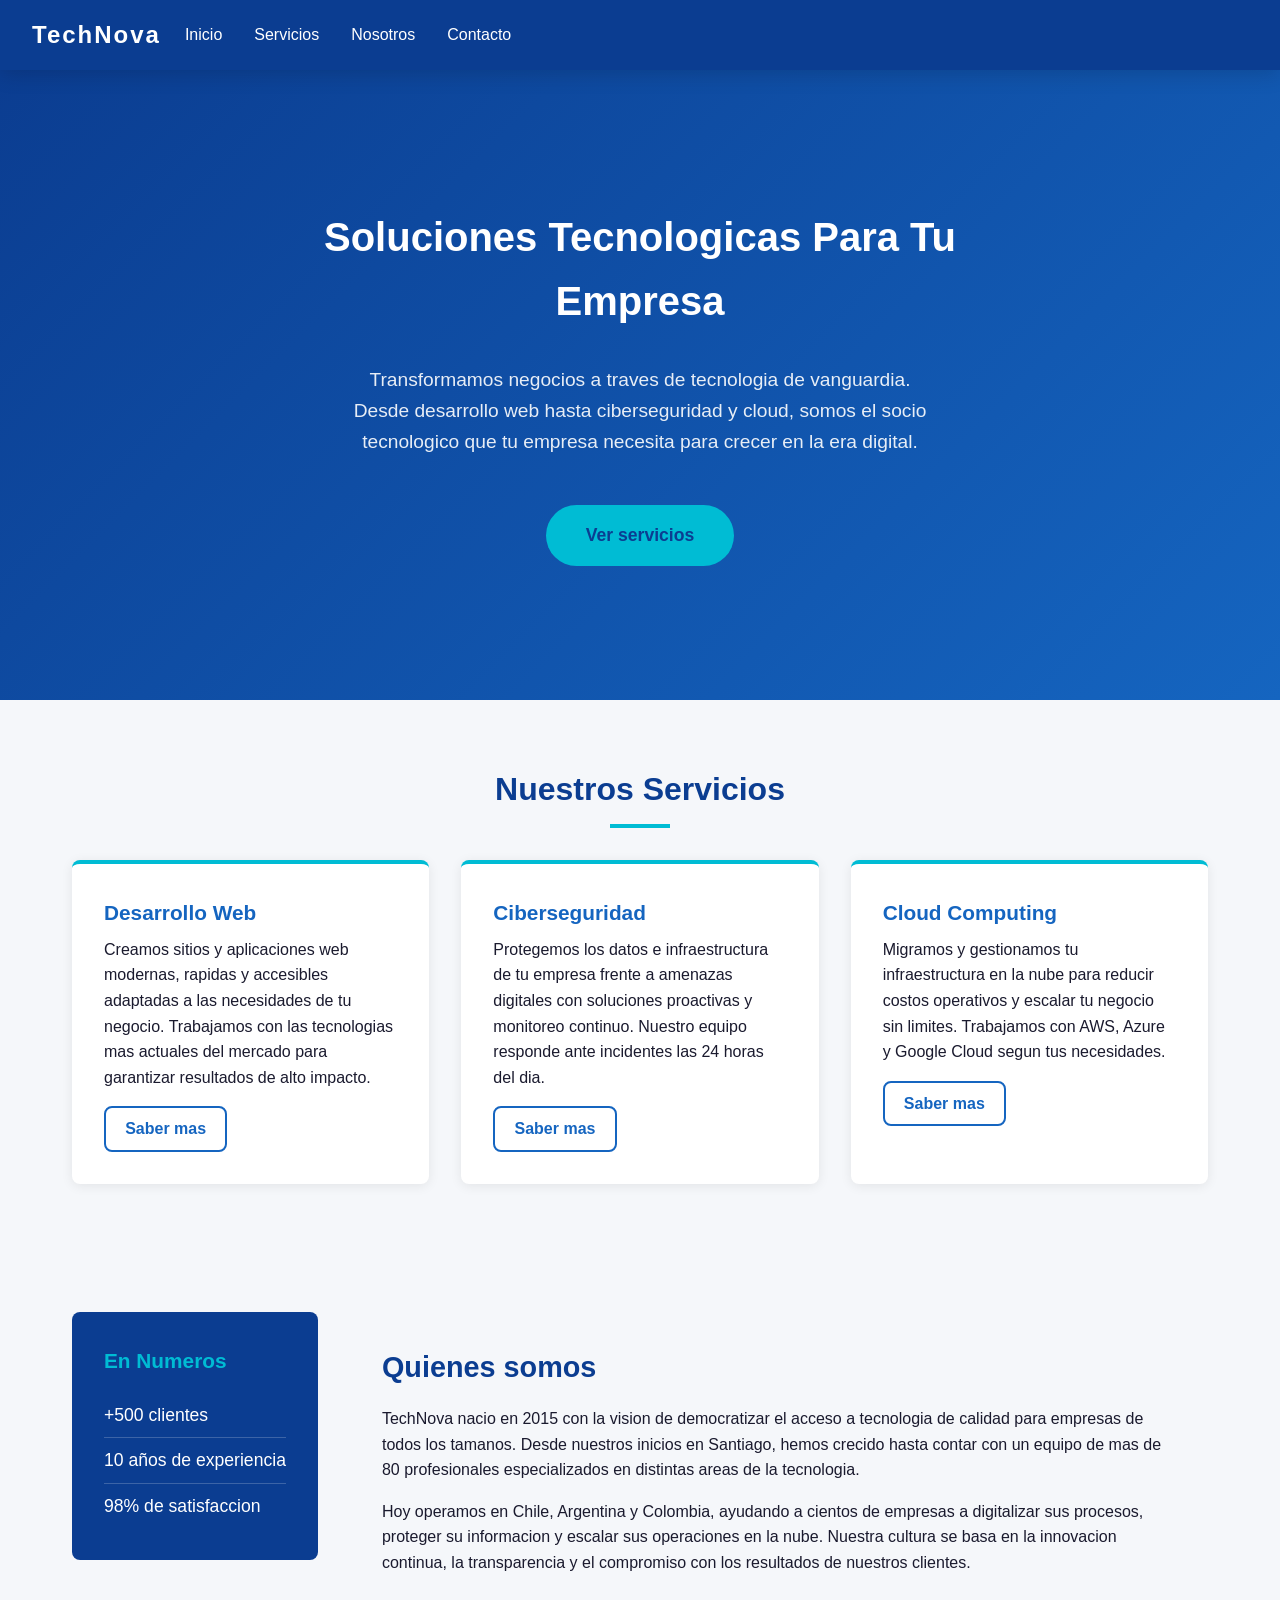
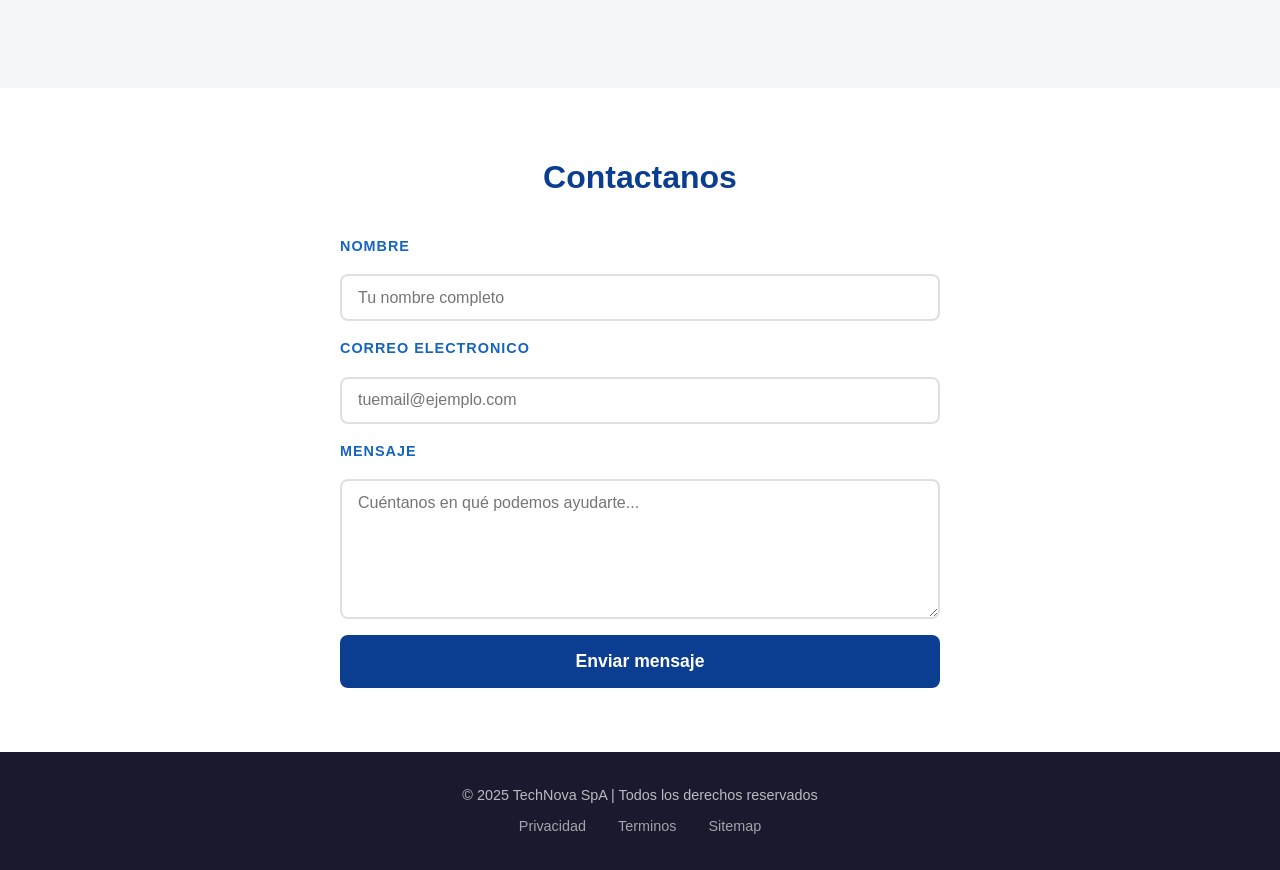
<file: index.html>
<!DOCTYPE html>
<html lang="es">
<head>
  <meta charset="UTF-8" />
  <meta name="viewport" content="width=device-width, initial-scale=1.0" />
  <title>TechNova tecnologia que funciona </title>
  <link rel="icon" type="image/x-icon" href="favicon.ico">
  <link rel="stylesheet" href="css/style4.css" />
</head>
<body>
    
  <!-- SECCION: HEADER -->
  <header id="site-header">
    <div class="logo">TechNova</div>

    <!--  Menu hamburguesa (solo CSS) -->
    <input type="checkbox" id="menu-toggle" class="menu-toggle" />
    <label for="menu-toggle" class="hamburguesa">&#9776;</label>

    <nav id="main-nav">
      <ul>
        <li><a href="#inicio">Inicio</a></li>
        <li><a href="#servicios">Servicios</a></li>
        <li><a href="#nosotros">Nosotros</a></li>
        <li><a href="#contacto">Contacto</a></li>
      </ul>
    </nav>
  </header>

  <main>

    <!-- SECCION: HERO -->
    <section id="inicio" class="hero">
      <h1>Soluciones Tecnologicas Para Tu Empresa</h1>
      <p>
        Transformamos negocios a traves de tecnologia de vanguardia. Desde
        desarrollo web hasta ciberseguridad y cloud, somos el socio tecnologico
        que tu empresa necesita para crecer en la era digital.
      </p>
      <a href="#servicios" class="btn-cta">Ver servicios</a>
    </section>

    <!-- SECCION: SERVICIOS -->
    <section id="servicios">
      <h2>Nuestros Servicios</h2>
      <div class="servicios-grid">

        <article class="servicio-card">
          <h3>Desarrollo Web</h3>
          <p>
            Creamos sitios y aplicaciones web modernas, rapidas y accesibles
            adaptadas a las necesidades de tu negocio. Trabajamos con las
            tecnologias mas actuales del mercado para garantizar resultados
            de alto impacto.
          </p>
          <a href="#" class="btn-secundario">Saber mas</a>
        </article>

        <article class="servicio-card">
          <h3>Ciberseguridad</h3>
          <p>
            Protegemos los datos e infraestructura de tu empresa frente a
            amenazas digitales con soluciones proactivas y monitoreo continuo.
            Nuestro equipo responde ante incidentes las 24 horas del dia.
          </p>
          <a href="#" class="btn-secundario">Saber mas</a>
        </article>

        <article class="servicio-card">
          <h3>Cloud Computing</h3>
          <p>
            Migramos y gestionamos tu infraestructura en la nube para reducir
            costos operativos y escalar tu negocio sin limites. Trabajamos con
            AWS, Azure y Google Cloud segun tus necesidades.
          </p>
          <a href="#" class="btn-secundario">Saber mas</a>
        </article>

      </div>
    </section>

    <!-- SECCION: ASIDE + NOSOTROS -->
    <div class="fila-mixta">

      <aside id="stats">
        <h2>En Numeros</h2>
        <ul>
          <li>+500 clientes</li>
          <li>10 años de experiencia</li>
          <li>98% de satisfaccion</li>
        </ul>
      </aside>

      <section id="nosotros">
        <h2>Quienes somos</h2>
        <p>
          TechNova nacio en 2015 con la vision de democratizar el acceso a
          tecnologia de calidad para empresas de todos los tamanos. Desde
          nuestros inicios en Santiago, hemos crecido hasta contar con un
          equipo de mas de 80 profesionales especializados en distintas
          areas de la tecnologia.
        </p>
        <p>
          Hoy operamos en Chile, Argentina y Colombia, ayudando a cientos
          de empresas a digitalizar sus procesos, proteger su informacion y
          escalar sus operaciones en la nube. Nuestra cultura se basa en
          la innovacion continua, la transparencia y el compromiso con los
          resultados de nuestros clientes.
        </p>
      </section>

    </div>

    <!-- SECCION: CONTACTO -->
    <section id="contacto">
      <h2>Contactanos</h2>
      <form id="form-contacto">

        <label for="nombre">Nombre</label>
        <input type="text" id="nombre" name="nombre" placeholder="Tu nombre completo" />

        <label for="correo">Correo electronico</label>
        <input type="email" id="correo" name="correo" placeholder="tuemail@ejemplo.com" />

        <label for="mensaje">Mensaje</label>
        <textarea id="mensaje" name="mensaje" placeholder="Cuéntanos en qué podemos ayudarte..."></textarea>

        <button type="submit">Enviar mensaje</button>

      </form>
    </section>

  </main>

  <!-- SECCION: FOOTER -->
  <footer id="site-footer">
    <p>&copy; 2025 TechNova SpA | Todos los derechos reservados</p>
    <nav class="footer-nav">
      <a href="#">Privacidad</a>
      <a href="#">Terminos</a>
      <a href="#">Sitemap</a>
    </nav>
  </footer>

</body>
</html>
</file>
<file: css/style4.css>
/* ============================================================
   TechNova — Hoja de estilos principal
   Estructura: Variables → Reset → Base → Componentes → Responsive
   ============================================================ */

/* ── Variables CSS ─────────────────────────────────────────── */
:root {
  /* Colores */
  --color-primario:    #0B3D91;
  --color-secundario:  #1565C0;
  --color-acento:      #00BCD4;
  --color-texto:       #1A1A2E;
  --color-texto-claro: #FFFFFF;
  --color-fondo:       #F5F7FA;
  --color-tarjeta:     #FFFFFF;

  /* Tipografia */
  --fuente-principal: 'Segoe UI', Arial, sans-serif;
  --fuente-mono:      'Courier New', monospace;
  --tamano-base:      1rem;

  /* Espaciado */
  --espacio-sm: 0.5rem;
  --espacio-md: 1rem;
  --espacio-lg: 2rem;
  --espacio-xl: 4rem;

  /* Decoracion */
  --radio-borde:  8px;
  --sombra-suave: 0 2px 12px rgba(0, 0, 0, 0.08);
  --sombra-media: 0 4px 20px rgba(0, 0, 0, 0.15);
  --transicion:   all 0.3s ease;
}

/* ── Reset ─────────────────────────────────────────────────── */
* {
  box-sizing: border-box;
  margin: 0;
  padding: 0;
}

/* ── Base ──────────────────────────────────────────────────── */
body {
  font-family: var(--fuente-principal);
  background: var(--color-fondo);
  color: var(--color-texto);
  line-height: 1.6;
}

img {
  max-width: 100%;
  display: block;
}

a {
  text-decoration: none;
  color: inherit;
}

/* ── Header ────────────────────────────────────────────────── */
#site-header {
  background: var(--color-primario);
  padding: var(--espacio-md) var(--espacio-lg);
  position: sticky;
  top: 0;
  z-index: 100;
  box-shadow: var(--sombra-media);
  display: flex;
  justify-content: space-between;
  align-items: center;
}

.logo {
  color: var(--color-texto-claro);
  font-size: 1.5rem;
  font-weight: bold;
  letter-spacing: 2px;
}

/* Menu hamburguesa — truco checkbox */
.menu-toggle {
  display: none;
}

.hamburguesa {
  display: none;
  color: var(--color-texto-claro);
  font-size: 1.8rem;
  cursor: pointer;
  line-height: 1;
}

/* Nav */
#main-nav ul {
  list-style: none;
  display: flex;
  gap: var(--espacio-lg);
}

#main-nav a {
  color: var(--color-texto-claro);
  font-weight: 500;
  padding: var(--espacio-sm);
  border-radius: var(--radio-borde);
  transition: var(--transicion);
}

#main-nav a:hover {
  background: var(--color-acento);
  color: var(--color-primario);
}

#main-nav a:focus {
  outline: 2px solid var(--color-acento);
  outline-offset: 2px;
}

/* ── Hero ──────────────────────────────────────────────────── */
#inicio.hero {
  background: linear-gradient(135deg, var(--color-primario), var(--color-secundario));
  color: var(--color-texto-claro);
  text-align: center;
  padding: var(--espacio-xl) var(--espacio-lg);
  min-height: 70vh;
  display: flex;
  flex-direction: column;
  justify-content: center;
  align-items: center;
  gap: var(--espacio-md);
}

#inicio.hero h1 {
  font-size: clamp(2rem, 5vw, 3.5rem);
  margin-bottom: var(--espacio-md);
  max-width: 700px;
}

#inicio.hero p {
  font-size: 1.2rem;
  max-width: 600px;
  opacity: 0.9;
  margin-bottom: var(--espacio-lg);
}

.btn-cta {
  background: var(--color-acento);
  color: var(--color-primario);
  padding: 1rem 2.5rem;
  border-radius: 50px;
  font-weight: bold;
  font-size: 1.1rem;
  transition: var(--transicion);
  display: inline-block;
}

.btn-cta:hover {
  transform: translateY(-3px);
  box-shadow: var(--sombra-media);
}

/* ── Servicios ─────────────────────────────────────────────── */
#servicios {
  padding: var(--espacio-xl) var(--espacio-lg);
  max-width: 1100px;
  margin: 0 auto;
}

#servicios h2 {
  text-align: center;
  color: var(--color-primario);
  font-size: 2rem;
  margin-bottom: var(--espacio-lg);
  position: relative;
}

/* Linea decorativa debajo del titulo */
#servicios h2::after {
  content: '';
  display: block;
  width: 60px;
  height: 4px;
  background: var(--color-acento);
  margin: 0.5rem auto 0;
}

.servicios-grid {
  display: grid;
  grid-template-columns: repeat(3, 1fr);
  gap: var(--espacio-lg);
}

.servicio-card {
  background: var(--color-tarjeta);
  padding: var(--espacio-lg);
  border-radius: var(--radio-borde);
  box-shadow: var(--sombra-suave);
  transition: var(--transicion);
  border-top: 4px solid var(--color-acento);
}

.servicio-card:hover {
  transform: translateY(-5px);
  box-shadow: var(--sombra-media);
}

.servicio-card h3 {
  color: var(--color-secundario);
  margin-bottom: var(--espacio-sm);
  font-size: 1.3rem;
}

.btn-secundario {
  display: inline-block;
  margin-top: var(--espacio-md);
  color: var(--color-secundario);
  border: 2px solid var(--color-secundario);
  padding: 0.5rem 1.2rem;
  border-radius: var(--radio-borde);
  font-weight: 600;
  transition: var(--transicion);
}

.btn-secundario:hover {
  background: var(--color-secundario);
  color: var(--color-texto-claro);
}

/* ── Fila mixta: aside + nosotros ──────────────────────────── */
.fila-mixta {
  display: flex;
  gap: var(--espacio-lg);
  padding: var(--espacio-xl) var(--espacio-lg);
  max-width: 1100px;
  margin: 0 auto;
  align-items: flex-start;
}

#stats {
  background: var(--color-primario);
  color: var(--color-texto-claro);
  padding: var(--espacio-lg);
  border-radius: var(--radio-borde);
  min-width: 220px;
}

#stats h2 {
  font-size: 1.3rem;
  margin-bottom: var(--espacio-md);
  color: var(--color-acento);
}

#stats ul {
  list-style: none;
}

#stats li {
  padding: var(--espacio-sm) 0;
  border-bottom: 1px solid rgba(255, 255, 255, 0.2);
  font-size: 1.1rem;
}

#stats li:last-child {
  border-bottom: none;
}

#nosotros {
  flex: 1;
  padding: var(--espacio-lg);
}

#nosotros h2 {
  color: var(--color-primario);
  font-size: 1.8rem;
  margin-bottom: var(--espacio-md);
}

#nosotros p {
  margin-bottom: var(--espacio-md);
}

/* ── Contacto ──────────────────────────────────────────────── */
#contacto {
  background: var(--color-tarjeta);
  padding: var(--espacio-xl) var(--espacio-lg);
  text-align: center;
}

#contacto h2 {
  color: var(--color-primario);
  font-size: 2rem;
  margin-bottom: var(--espacio-lg);
}

#form-contacto {
  max-width: 600px;
  margin: 0 auto;
  display: flex;
  flex-direction: column;
  gap: var(--espacio-md);
}

#form-contacto label {
  text-align: left;
  font-weight: 600;
  color: var(--color-secundario);
  font-size: 0.9rem;
  text-transform: uppercase;
  letter-spacing: 1px;
}

#form-contacto input,
#form-contacto textarea {
  width: 100%;
  padding: 0.8rem var(--espacio-md);
  border: 2px solid #E0E0E0;
  border-radius: var(--radio-borde);
  font-family: var(--fuente-principal);
  font-size: 1rem;
  transition: var(--transicion);
}

input:focus,
textarea:focus {
  border-color: var(--color-acento);
  outline: none;
  box-shadow: 0 0 0 3px rgba(0, 188, 212, 0.2);
}

textarea {
  min-height: 140px;
  resize: vertical;
}

button[type="submit"] {
  background: var(--color-primario);
  color: var(--color-texto-claro);
  padding: 1rem;
  border: none;
  border-radius: var(--radio-borde);
  font-size: 1.1rem;
  font-weight: bold;
  cursor: pointer;
  transition: var(--transicion);
}

button[type="submit"]:hover {
  background: var(--color-secundario);
  transform: translateY(-2px);
}

/* ── Footer ────────────────────────────────────────────────── */
#site-footer {
  background: var(--color-texto);
  color: rgba(255, 255, 255, 0.7);
  text-align: center;
  padding: var(--espacio-lg);
  font-size: 0.9rem;
}

.footer-nav {
  display: flex;
  justify-content: center;
  gap: var(--espacio-lg);
  margin-top: var(--espacio-sm);
}

.footer-nav a {
  color: rgba(255, 255, 255, 0.6);
  transition: var(--transicion);
}

.footer-nav a:hover {
  color: var(--color-acento);
}

/* ============================================================
   RESPONSIVE — Mobile First
   ============================================================ */

/* ── Base movil (0px) ─────────────────────────────────────── */
#site-header {
  flex-direction: column;
  gap: var(--espacio-md);
  text-align: center;
  position: static;
}

/* Mostrar hamburguesa en movil */
.hamburguesa {
  display: block;
  position: absolute;
  right: var(--espacio-lg);
  top: var(--espacio-md);
}

/* Nav oculto por defecto en movil */
#main-nav {
  display: none;
  width: 100%;
}

/* Nav visible cuando el checkbox esta activo */
.menu-toggle:checked ~ #main-nav {
  display: block;
}

#main-nav ul {
  flex-direction: column;
  align-items: center;
  gap: 0.5rem;
}

.servicios-grid {
  grid-template-columns: 1fr;
}

.fila-mixta {
  flex-direction: column;
}

#inicio.hero {
  min-height: 50vh;
  padding: var(--espacio-lg) var(--espacio-md);
}

#inicio.hero h1 {
  font-size: 1.8rem;
}

/* ── Tablet (600px) ───────────────────────────────────────── */
@media (min-width: 600px) {
  #site-header {
    flex-direction: row;
    position: sticky;
    text-align: left;
  }

  .hamburguesa {
    display: none;
  }

  #main-nav {
    display: block;
  }

  #main-nav ul {
    flex-direction: row;
    gap: var(--espacio-md);
  }

  .servicios-grid {
    grid-template-columns: repeat(2, 1fr);
  }

  #inicio.hero h1 {
    font-size: 2.5rem;
  }
}

/* ── Desktop (900px) ──────────────────────────────────────── */
@media (min-width: 900px) {
  .servicios-grid {
    grid-template-columns: repeat(3, 1fr);
  }

  .fila-mixta {
    flex-direction: row;
  }

  #inicio.hero {
    min-height: 70vh;
  }
}

/* ── Wide (1200px) ────────────────────────────────────────── */
@media (min-width: 1200px) {
  #servicios {
    max-width: 1200px;
  }

  .servicio-card {
    padding: var(--espacio-lg) var(--espacio-lg);
  }

  .fila-mixta {
    max-width: 1200px;
  }
}
</file>
